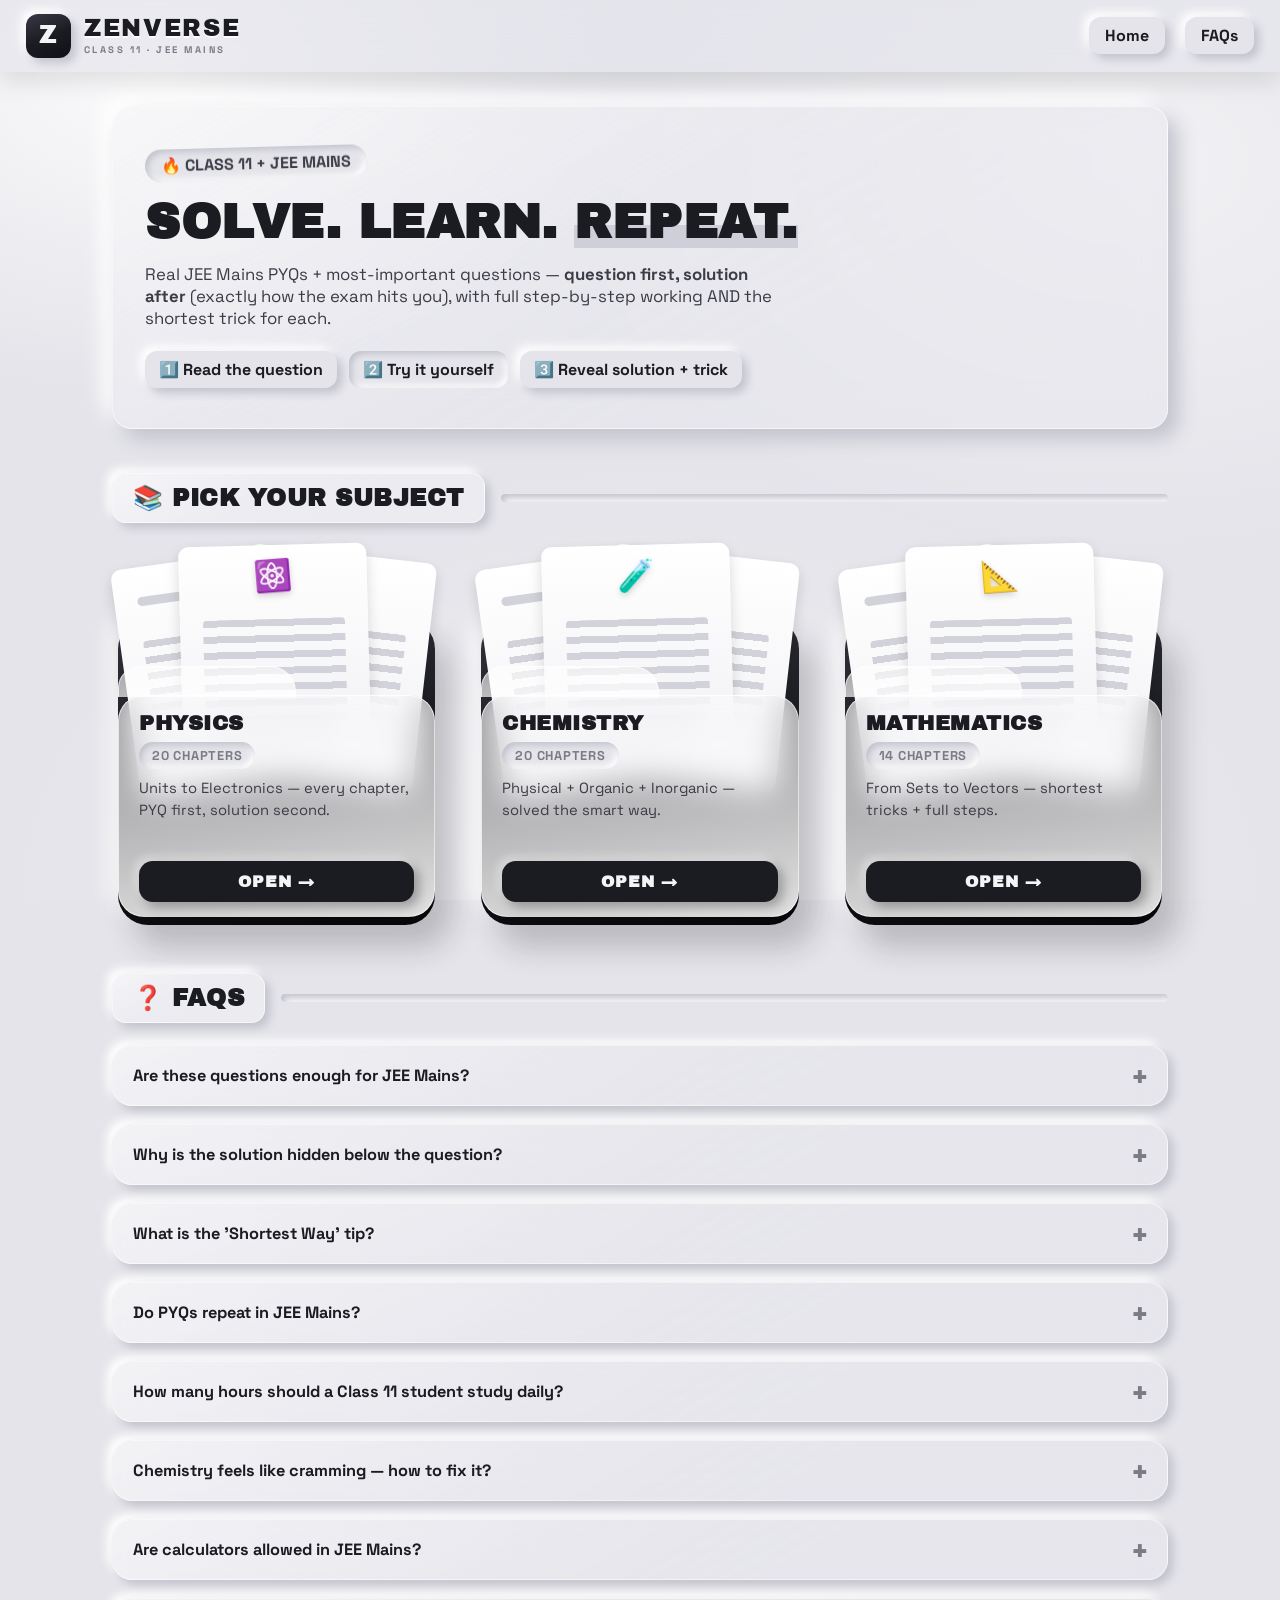
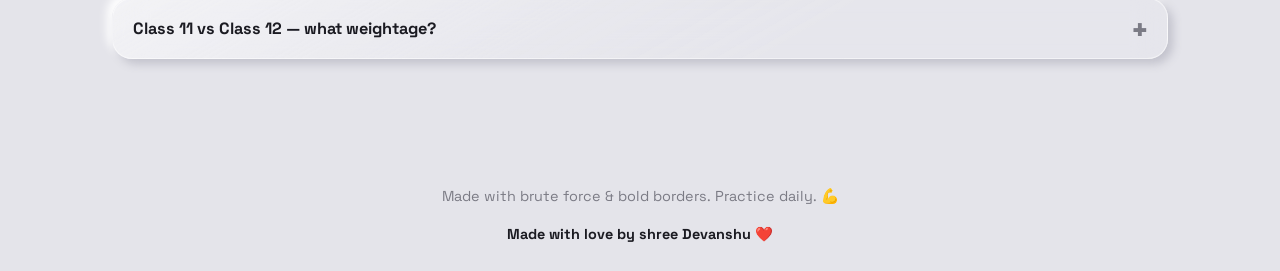
<file: index.html>
<!DOCTYPE html>
<html lang="en">
<head>
<meta charset="UTF-8">
<meta name="viewport" content="width=device-width, initial-scale=1.0">
<title>ZENVERSE — Class 11 + JEE Mains PYQs, Solved Step-by-Step</title>
<link rel="preconnect" href="https://fonts.googleapis.com">
<link rel="preconnect" href="https://fonts.cdnfonts.com" crossorigin>
<link href="https://fonts.googleapis.com/css2?family=Archivo+Black&family=Space+Grotesk:wght@400;500;700&display=swap" rel="stylesheet">
<link rel="stylesheet" href="https://fonts.cdnfonts.com/css/brick-sans">
<link rel="stylesheet" href="styles.css">
</head>
<body>
<header class="topbar">
  <a class="logo" href="#" onclick="goHome();return false;" aria-label="ZENVERSE — Class 11 + JEE Mains">
    <span class="logo-mark" aria-hidden="true">Z</span>
    <span class="logo-type">
      <span class="logo-text">ZENVERSE</span>
      <span class="logo-sub">Class 11 · JEE Mains</span>
    </span>
  </a>
  <nav>
    <a href="#" onclick="goHome();return false;">Home</a>
    <a href="#faq">FAQs</a>
  </nav>
</header>

<main id="app"></main>

<footer class="footer">
  <p>Made with brute force &amp; bold borders. Practice daily. 💪</p>
  <p style="font-weight:700; color:var(--ink);">Made with love by shree Devanshu ❤️</p>
</footer>

<script src="data_physics.js"></script>
<script src="data_chemistry.js"></script>
<script src="data_maths.js"></script>
<script src="data_extra_physics.js"></script>
<script src="data_extra_chemistry.js"></script>
<script src="data_extra_maths.js"></script>
<script src="data_hard_physics.js"></script>
<script src="data_hard_chemistry.js"></script>
<script src="data_hard_maths.js"></script>
<script src="data_pyq50.js"></script>
<script src="app.js"></script>
</body>
</html>
</file>
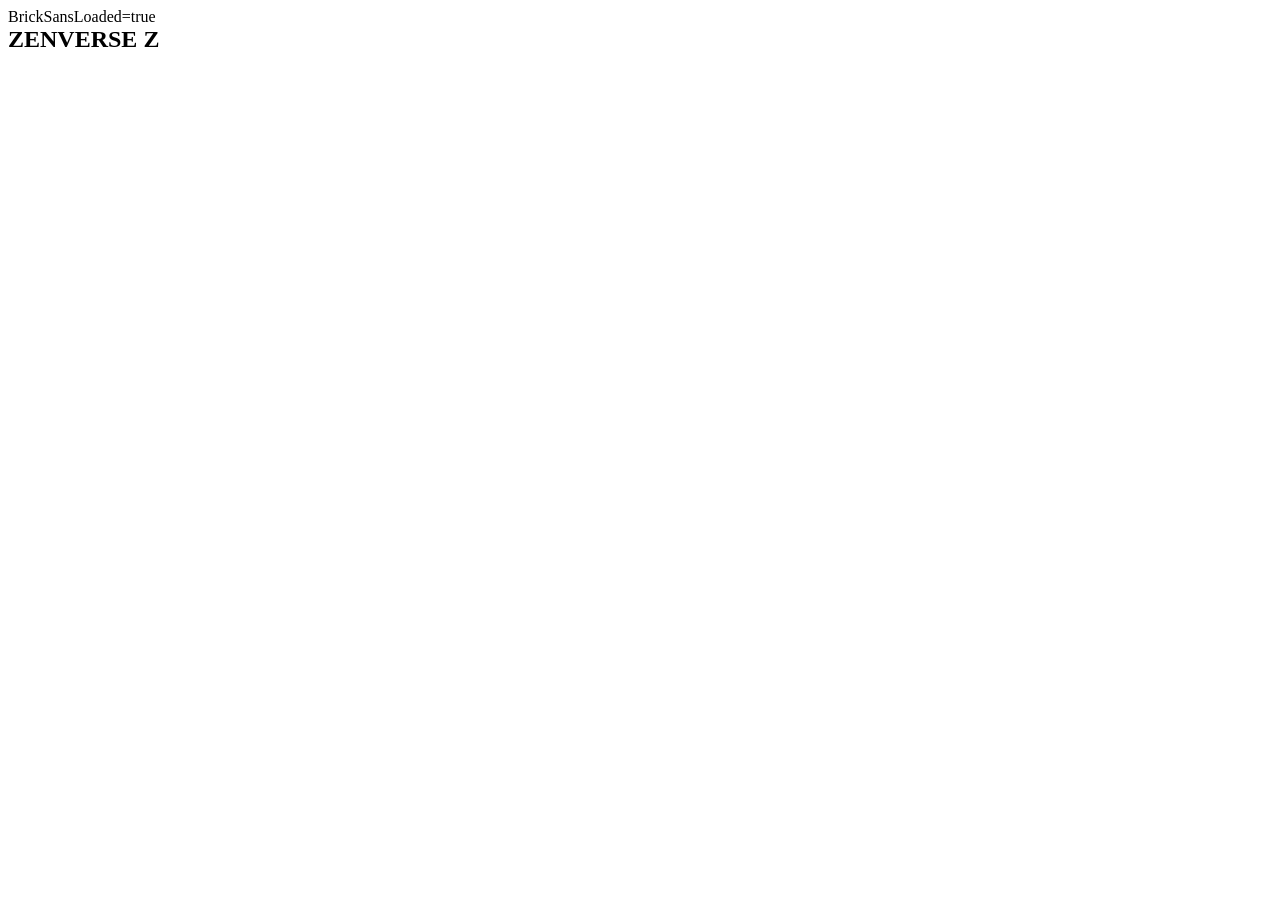
<file: _font_check.html>
<!DOCTYPE html><html><head>
<link rel="stylesheet" href="https://fonts.cdnfonts.com/css/brick-sans">
</head><body>
<div id="r">pending</div>
<div style="font-family:'Brick Sans',serif;font-weight:700;font-size:24px">ZENVERSE Z</div>
<script>
Promise.race([
  document.fonts.load('700 24px "Brick Sans"'),
  new Promise(function(res){setTimeout(res,5000);})
]).then(function(){return document.fonts.ready;}).then(function(){
  document.getElementById('r').textContent =
    'BrickSansLoaded=' + document.fonts.check('700 24px "Brick Sans"');
});
</script></body></html>
</file>
<file: styles.css>
/* ============ NEUMORPHISM — BLACK & WHITE CORE ============ */
:root{
  --bg:#e4e4ea;            /* main neumorphic surface */
  --bg-dark:#c2c2cc;       /* dark shadow tone */
  --bg-light:#ffffff;      /* light highlight tone */
  --ink:#1b1b22;           /* near-black text */
  --ink-soft:#3c3c46;
  --muted:#7b7b85;
  --card:#e4e4ea;          /* cards share the surface tone (neumorphism rule) */
  --on-ink:#f4f4f7;
  --raised:10px 10px 20px var(--bg-dark),-10px -10px 20px var(--bg-light);
  --raised-sm:5px 5px 10px var(--bg-dark),-5px -5px 10px var(--bg-light);
  --pressed:inset 5px 5px 10px var(--bg-dark),inset -5px -5px 10px var(--bg-light);
  --pressed-sm:inset 3px 3px 6px var(--bg-dark),inset -3px -3px 6px var(--bg-light);
  --radius:20px;
  /* glass tokens */
  --glass:rgba(231,231,237,.55);        /* frosted surface */
  --glass-strong:rgba(238,238,243,.72); /* heavier frost */
  --gloss:linear-gradient(150deg,rgba(255,255,255,.5) 0%,rgba(255,255,255,.08) 42%,rgba(255,255,255,0) 65%);
}
*{margin:0;padding:0;box-sizing:border-box;}
html{scroll-behavior:smooth;}
body{
  font-family:'Space Grotesk',sans-serif;
  background:
    radial-gradient(700px 460px at 12% 8%,rgba(255,255,255,.85),transparent 70%),
    radial-gradient(820px 560px at 88% 18%,rgba(255,255,255,.5),transparent 70%),
    radial-gradient(900px 620px at 50% 100%,rgba(255,255,255,.35),transparent 72%),
    var(--bg);
  background-attachment:fixed;
  color:var(--ink);
  transition:background .25s,color .25s;
}
::selection{background:var(--ink);color:var(--on-ink);}
h1,h2,h3,.chunky{font-family:'Archivo Black',sans-serif;text-transform:uppercase;letter-spacing:.5px;color:var(--ink);}
a{color:var(--ink);}
button{font-family:'Space Grotesk',sans-serif;}

/* ============ TOPBAR ============ */
.topbar{
  position:sticky;top:0;z-index:50;
  display:flex;justify-content:space-between;align-items:center;
  background:rgba(228,228,234,.68);
  -webkit-backdrop-filter:blur(16px) saturate(140%);
  backdrop-filter:blur(16px) saturate(140%);
  box-shadow:0 10px 24px rgba(0,0,0,.10);
  padding:14px 26px;
}
/* ---- AESTHETIC LOGO (Brick Sans stencil wordmark) ---- */
.logo{display:flex;align-items:center;gap:13px;text-decoration:none;}
.logo-mark{
  font-family:'Brick Sans','Archivo Black',sans-serif;
  font-size:1.55rem;line-height:1;
  background:linear-gradient(158deg,#3a3a46 0%,var(--ink) 52%,#101017 100%);
  color:var(--on-ink);
  padding:9px 13px 10px;border-radius:12px;
  letter-spacing:.04em;
  box-shadow:var(--raised-sm);
  transition:box-shadow .18s,transform .18s;
}
.logo-type{display:flex;flex-direction:column;gap:4px;}
.logo-text{
  font-family:'Brick Sans','Archivo Black',sans-serif;
  font-size:1.5rem;line-height:1;
  text-transform:uppercase;letter-spacing:.07em;
  color:var(--ink);
  text-shadow:0 2px 0 rgba(255,255,255,.8),0 -1px 0 rgba(0,0,0,.08);
  transition:letter-spacing .28s,text-shadow .18s;
}
.logo-sub{
  font-family:'Space Grotesk',sans-serif;
  font-size:.6rem;font-weight:700;letter-spacing:.26em;
  text-transform:uppercase;color:var(--muted);
}
.logo:hover .logo-mark{transform:translateY(1px);box-shadow:var(--pressed-sm);}
.logo:hover .logo-text{letter-spacing:.15em;text-shadow:0 2px 0 rgba(255,255,255,.95),0 4px 8px rgba(0,0,0,.18);}
.topbar nav a{
  text-decoration:none;font-weight:700;margin-left:16px;
  padding:8px 16px;border-radius:12px;background:var(--card);color:var(--ink);
  box-shadow:var(--raised-sm);transition:box-shadow .15s,transform .15s;
  display:inline-block;
}
.topbar nav a:hover{box-shadow:var(--pressed-sm);transform:translateY(1px);}

/* ============ LAYOUT ============ */
.wrap{max-width:1100px;margin:0 auto;padding:34px 22px 90px;}
.hero{
  background:var(--gloss),var(--glass);
  -webkit-backdrop-filter:blur(18px) saturate(140%);
  backdrop-filter:blur(18px) saturate(140%);
  border:1px solid rgba(255,255,255,.55);
  border-radius:var(--radius);
  box-shadow:var(--raised);padding:40px 32px;margin-bottom:38px;
  position:relative;overflow:hidden;
}
.hero .tag{
  display:inline-block;background:var(--card);color:var(--ink-soft);
  border-radius:999px;padding:6px 16px;font-weight:700;box-shadow:var(--pressed-sm);
  transform:rotate(-1.5deg);margin-bottom:16px;
}
.hero h1{font-size:clamp(1.8rem,4.5vw,3rem);line-height:1.1;}
.hero h1 .hl{background:linear-gradient(transparent 55%,#cfcfd9 55%);}
.hero p{margin-top:14px;font-size:1.05rem;max-width:640px;color:var(--ink-soft);}
.hero .steps{display:flex;gap:12px;flex-wrap:wrap;margin-top:22px;}
.hero .steps span{
  border-radius:12px;padding:8px 14px;font-weight:700;background:var(--card);
  box-shadow:var(--raised-sm);color:var(--ink);
}
.hero .steps span:nth-child(2){box-shadow:var(--pressed-sm);}

/* ============ SUBJECT CARDS → FOLDER DESIGN ============ */
.subject-grid{display:grid;grid-template-columns:repeat(auto-fit,minmax(280px,1fr));gap:34px;margin-bottom:48px;}
.subject-card{position:relative;cursor:pointer;background:none;transition:transform .2s;}
.subject-card:hover{transform:translateY(-5px);}
.folder{position:relative;height:380px;}
.folder-back{
  position:absolute;inset:74px 6px 0 6px;
  background:linear-gradient(168deg,#34343e 0%,#17171d 52%,#060608 100%);
  border-radius:30px;
  box-shadow:16px 22px 30px rgba(27,27,34,.22),-10px -10px 20px rgba(255,255,255,.75);
}
.paper{
  position:absolute;top:0;width:57%;height:230px;
  background:linear-gradient(180deg,#ffffff 0%,#f0f0f4 100%);
  border-radius:10px;
  box-shadow:0 6px 14px rgba(0,0,0,.15);
}
.paper::before{content:"";position:absolute;left:12%;top:13%;width:46%;height:9px;border-radius:5px;background:#d2d2da;}
.paper::after{
  content:"";position:absolute;left:12%;right:12%;top:32%;bottom:10%;
  background:repeating-linear-gradient(180deg,#d2d2da 0 7px,transparent 7px 16px);
  border-radius:4px;
}
.paper.p1{left:4%;top:12px;transform:rotate(-8deg);}
.paper.p3{left:38%;top:8px;transform:rotate(6.5deg);}
.paper.p2{left:21%;transform:rotate(-1.5deg);}
.paper.p2::before{display:none;}
.f-emoji{
  position:absolute;top:16px;left:50%;transform:translateX(-50%) rotate(-3deg);
  font-size:1.9rem;line-height:1;
  filter:drop-shadow(0 3px 3px rgba(0,0,0,.16));
}
.folder-front{
  position:absolute;left:6px;right:6px;top:150px;bottom:8px;z-index:2;
  background:linear-gradient(172deg,rgba(255,255,255,.52) 0%,rgba(255,255,255,.68) 46%,rgba(255,255,255,.88) 100%);
  -webkit-backdrop-filter:blur(16px) saturate(150%);
  backdrop-filter:blur(16px) saturate(150%);
  border:1px solid rgba(255,255,255,.65);
  border-radius:26px;
  display:flex;flex-direction:column;align-items:flex-start;gap:8px;
  padding:16px 20px 14px;
  transition:background .2s;
}
.folder-front::before{ /* folder tab */
  content:"";position:absolute;left:-1px;right:44%;top:-30px;height:30px;
  background:linear-gradient(172deg,rgba(255,255,255,.58),rgba(255,255,255,.78));
  -webkit-backdrop-filter:blur(16px) saturate(150%);
  backdrop-filter:blur(16px) saturate(150%);
  border:1px solid rgba(255,255,255,.65);border-bottom:none;
  border-radius:22px 26px 0 0;
}
.subject-card:hover .folder-front{
  background:linear-gradient(172deg,rgba(255,255,255,.62) 0%,rgba(255,255,255,.76) 46%,rgba(255,255,255,.94) 100%);
}
.subject-card h2{font-size:1.3rem;}
.subject-card .meta{
  font-weight:700;font-size:.8rem;letter-spacing:.06em;
  background:var(--card);color:var(--muted);
  border-radius:999px;padding:5px 13px;box-shadow:var(--pressed-sm);
}
.subject-card p{font-size:.92rem;line-height:1.5;color:var(--ink-soft);}
.subject-card .open-btn{
  margin-top:auto;width:100%;background:var(--ink);color:var(--on-ink);
  border:none;border-radius:14px;padding:12px;font-weight:700;font-size:1rem;cursor:pointer;
  box-shadow:5px 5px 12px rgba(0,0,0,.3),-4px -4px 10px rgba(255,255,255,.45);
  font-family:'Archivo Black',sans-serif;letter-spacing:1px;text-transform:uppercase;
  transition:box-shadow .15s,transform .15s,background .15s;
}
.subject-card .open-btn:hover{transform:translateY(1px);box-shadow:var(--pressed-sm);background:#2a2a33;}
.subject-card .open-btn:active{box-shadow:var(--pressed-sm);transform:translateY(1px);}

/* ============ SECTION TITLES ============ */
.sec-title{display:flex;align-items:center;gap:16px;margin:44px 0 22px;}
.sec-title h2{
  font-size:1.5rem;background:var(--gloss),var(--glass-strong);
  -webkit-backdrop-filter:blur(12px);backdrop-filter:blur(12px);
  border:1px solid rgba(255,255,255,.55);
  border-radius:14px;padding:10px 20px;box-shadow:var(--raised-sm);
}
.sec-title .bar{flex:1;height:8px;border-radius:99px;background:var(--card);box-shadow:var(--pressed-sm);}

/* ============ TOPIC CHIPS ============ */
.chip-cloud{display:flex;flex-wrap:wrap;gap:12px;}
.chip{
  border:1px solid rgba(255,255,255,.5);
  border-radius:12px;padding:9px 15px;background:var(--gloss),var(--glass);
  -webkit-backdrop-filter:blur(10px);backdrop-filter:blur(10px);
  font-weight:700;cursor:pointer;box-shadow:var(--raised-sm);font-size:.9rem;color:var(--ink);
  transition:box-shadow .12s,background .12s;
}
.chip:hover{box-shadow:var(--pressed-sm);background:var(--gloss),var(--glass-strong);}
.chip.active{background:var(--ink);color:var(--on-ink);border-color:transparent;box-shadow:var(--raised-sm);}
.chip small{font-weight:700;opacity:.7;}

/* ============ QUESTION CARD ============ */
.qcard{
  background:var(--gloss),var(--glass);
  -webkit-backdrop-filter:blur(18px) saturate(140%);
  backdrop-filter:blur(18px) saturate(140%);
  border:1px solid rgba(255,255,255,.5);
  border-radius:var(--radius);
  box-shadow:var(--raised);margin-bottom:32px;overflow:hidden;
}
.qcard .qhead{
  display:flex;justify-content:space-between;align-items:center;gap:10px;
  padding:14px 20px;border-bottom:2px solid var(--bg-dark);font-weight:700;
}
.qcard .qhead .badge{
  border-radius:999px;padding:4px 13px;font-size:.76rem;background:var(--card);
  white-space:nowrap;color:var(--ink);box-shadow:var(--raised-sm);font-weight:700;
}
.qcard .qhead .badge.pyq{background:var(--ink);color:var(--on-ink);box-shadow:var(--raised-sm);}
.qcard .qhead .badge.imp{box-shadow:var(--pressed-sm);color:var(--ink-soft);}
.qcard .qhead .badge.hard{background:#8a1c1c;color:#fff5f5;box-shadow:var(--raised-sm);letter-spacing:1px;}
.qcard .qbody{padding:22px 24px;}
.qcard .qtext{font-size:1.06rem;line-height:1.6;font-weight:500;color:var(--ink);}
.qcard .options{display:grid;gap:12px;margin-top:16px;}
.qcard .options div{
  border-radius:12px;padding:11px 15px;font-weight:600;
  background:var(--card);box-shadow:var(--pressed-sm);color:var(--ink-soft);
}
.qcard .options div.correct{
  background:var(--ink);color:var(--on-ink);box-shadow:var(--raised-sm);font-weight:700;
}
.qcard .qyear{margin-top:14px;font-size:.85rem;font-weight:700;color:var(--muted);}

/* ============ BUTTONS ============ */
.btn{
  border:none;border-radius:14px;padding:13px 24px;font-weight:700;font-size:1rem;
  cursor:pointer;box-shadow:var(--raised-sm);background:var(--card);color:var(--ink);
  font-family:'Archivo Black',sans-serif;letter-spacing:1px;text-transform:uppercase;
  transition:box-shadow .12s,transform .12s;
}
.btn:hover{transform:translateY(1px);box-shadow:var(--pressed-sm);}
.btn:active{transform:translateY(1px);box-shadow:var(--pressed-sm);}
.btn.solve{background:var(--ink);color:var(--on-ink);}
.btn.hide-sol{background:var(--card);color:var(--ink);}
.btn.hide-sol:hover{box-shadow:var(--pressed-sm);}

.solution{margin-top:18px;border-top:2px solid var(--bg-dark);padding-top:16px;display:none;}
.solution.open{display:block;}
.solution h4{
  font-family:'Archivo Black',sans-serif;font-size:1rem;margin-bottom:12px;
  background:var(--ink);color:var(--on-ink);display:inline-block;border-radius:12px;
  padding:6px 14px;box-shadow:var(--raised-sm);
}
.step{
  border-radius:12px;background:var(--card);box-shadow:var(--pressed-sm);
  padding:13px 16px;margin-bottom:12px;line-height:1.65;color:var(--ink-soft);
}
.step b.stno{
  display:inline-block;background:var(--ink);color:var(--on-ink);border-radius:8px;
  padding:2px 10px;margin-right:8px;font-family:'Archivo Black',sans-serif;font-size:.82rem;
}
.answer-line{
  border-radius:12px;background:var(--ink);color:var(--on-ink);
  padding:13px 16px;font-weight:700;box-shadow:var(--raised-sm);
}
.answer-line .lbl{font-family:'Archivo Black',sans-serif;margin-right:8px;}
.tip-box{
  border-radius:12px;background:var(--card);box-shadow:var(--pressed-sm);color:var(--ink);
  padding:11px 16px;margin-top:12px;font-size:.93rem;line-height:1.5;
}
.tip-box b{font-family:'Archivo Black',sans-serif;}

/* ============ BACK BAR ============ */
.backbar{display:flex;align-items:center;gap:14px;margin-bottom:26px;flex-wrap:wrap;}
.backbar .btn{padding:9px 17px;font-size:.9rem;background:var(--card);}

/* ============ FAQ ============ */
.faq-item{
  background:var(--gloss),var(--glass);
  -webkit-backdrop-filter:blur(16px) saturate(140%);
  backdrop-filter:blur(16px) saturate(140%);
  border:1px solid rgba(255,255,255,.5);
  border-radius:var(--radius);
  box-shadow:var(--raised-sm);margin-bottom:18px;overflow:hidden;
}
.faq-item summary{
  padding:17px 20px;font-weight:700;cursor:pointer;font-size:1.02rem;list-style:none;
  display:flex;justify-content:space-between;align-items:center;
}
.faq-item summary::-webkit-details-marker{display:none;}
.faq-item summary::after{content:"+";font-family:'Archivo Black',sans-serif;font-size:1.4rem;}
.faq-item[open] summary::after{content:"–";}
.faq-item[open]{box-shadow:var(--pressed);}
.faq-item .faq-a{padding:14px 20px 18px;line-height:1.6;border-top:2px solid var(--bg-dark);color:var(--ink-soft);}
.faq-item summary::after{color:var(--muted);}

/* ============ FOOTER ============ */
.footer{background:var(--bg);color:var(--ink);padding:0 0 28px;}
.footer p{text-align:center;padding-top:20px;font-size:.9rem;color:var(--muted);}

/* ============ SEARCH ============ */
.search-row{margin-bottom:24px;}
.search-row input{
  width:100%;border:none;border-radius:14px;padding:14px 18px;
  font-family:'Space Grotesk',sans-serif;font-size:1rem;font-weight:600;
  box-shadow:var(--pressed);background:var(--card);outline:none;color:var(--ink);
}
.search-row input::placeholder{color:var(--muted);}
.search-row input:focus{box-shadow:var(--pressed),0 0 0 2px var(--ink);}

.no-results{
  background:var(--gloss),var(--glass);
  -webkit-backdrop-filter:blur(16px);backdrop-filter:blur(16px);
  border:1px solid rgba(255,255,255,.5);
  border-radius:var(--radius);padding:28px;text-align:center;
  font-weight:700;box-shadow:var(--raised);color:var(--ink-soft);
}

/* ============ SCROLL REVEAL ANIMATIONS ============ */
.reveal{
  opacity:0;
  transform:translateY(30px);
  transition:opacity .65s cubic-bezier(.22,.61,.36,1),transform .65s cubic-bezier(.22,.61,.36,1);
  will-change:opacity,transform;
}
.reveal.rv-zoom{transform:translateY(24px) scale(.94);}
.reveal.rv-left{transform:translateX(-38px);}
.reveal.rv-right{transform:translateX(38px);}
.reveal.in{opacity:1;transform:none;}
@media (prefers-reduced-motion:reduce){
  .reveal{opacity:1;transform:none;transition:none;}
}

@media(max-width:640px){
  .topbar{flex-direction:column;gap:10px;}
  .topbar nav{display:flex;align-items:center;flex-wrap:wrap;justify-content:center;}
  .topbar nav a{margin:0 4px;}
  .logo-text{font-size:1.3rem;letter-spacing:.05em;}
  .logo-sub{letter-spacing:.2em;}
  .reveal{transform:translateY(22px);}
  .reveal.rv-left,.reveal.rv-right{transform:translateX(0) translateY(22px);}
}
</file>
